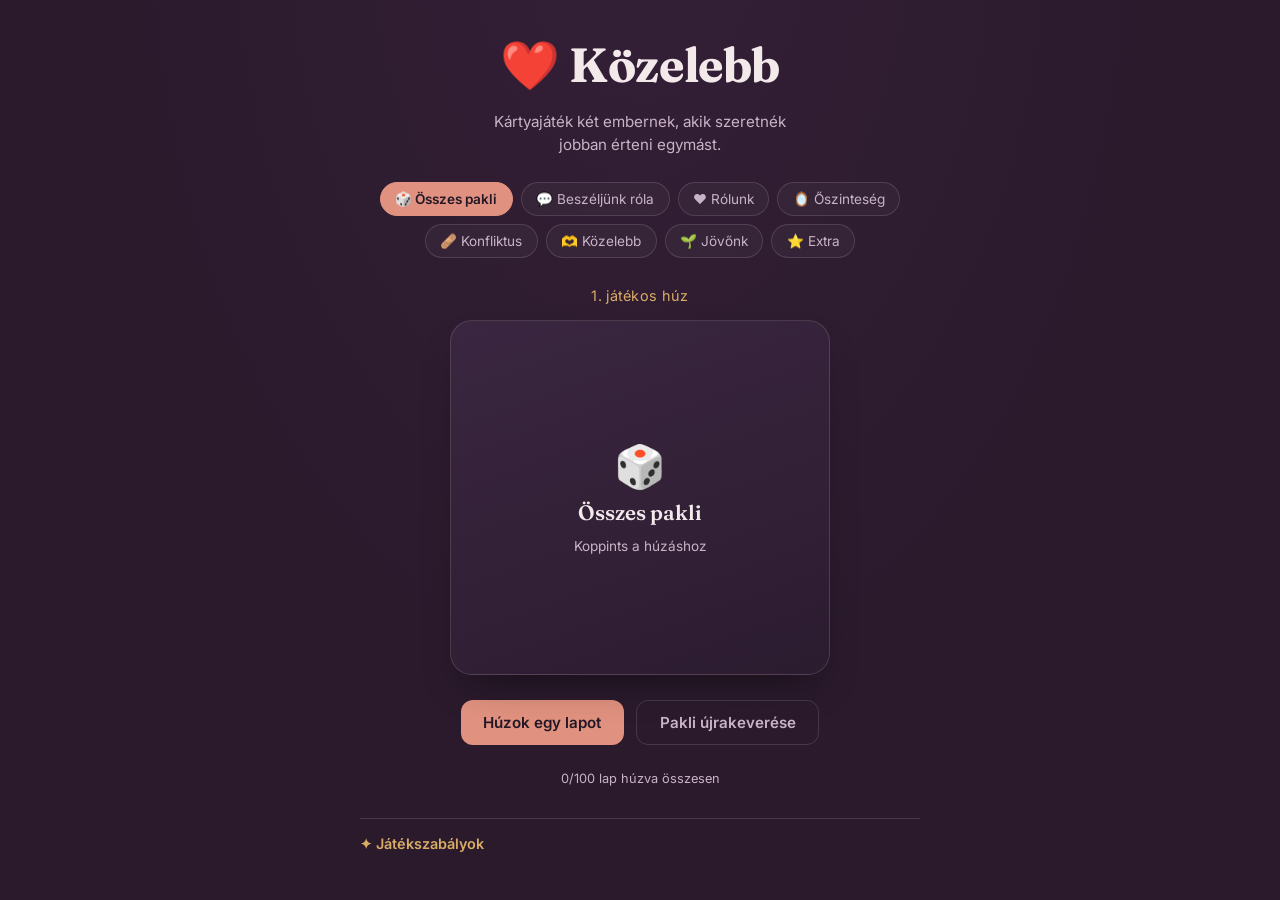
<file: kartyakatek-kapcsolatjavito.html>
<!DOCTYPE html>
<html lang="hu">
<head>
<meta charset="UTF-8">
<meta name="viewport" content="width=device-width, initial-scale=1, viewport-fit=cover">
<title>Közelebb</title>
<link rel="preconnect" href="https://fonts.googleapis.com">
<link href="https://fonts.googleapis.com/css2?family=Fraunces:opsz,wght@9..144,400;9..144,600;9..144,700&family=Inter:wght@400;500;600&display=swap" rel="stylesheet">

<link rel="stylesheet" href="kartya/style.css">
</head>
<body>

<h1>❤️ Közelebb</h1>
<p class="tagline">Kártyajáték két embernek, akik szeretnék jobban érteni egymást.</p>

<div class="decks" id="decks"></div>
<div class="turn" id="turn"></div>

<div class="stage">
  <div class="card" id="card">
    <div class="face front">
      <div class="emoji" id="frontEmoji">💬</div>
      <div class="deckname" id="frontName">Beszéljünk róla</div>
      <div class="hint">Koppints a húzáshoz</div>
    </div>
    <div class="face back">
      <div>
        <div class="cat" id="backCat"></div>
        <div class="qnum" id="backNum">1 / 15</div>
      </div>
      <div class="question" id="backText">Kérdés</div>
      <div class="spacer"></div>
    </div>
  </div>
</div>

<div class="controls">
  <button class="btn btn-primary" id="drawBtn">Húzok egy lapot</button>
  <button class="btn btn-ghost" id="shuffleBtn">Pakli újrakeverése</button>
</div>
<div class="progress" id="progress"></div>

<details>
  <summary>Játékszabályok</summary>
  <div class="rules">
    <p>Az elején mindketten húztok egy induló hangulatkérdést, majd felváltva húztok. Aki húz, elsőként válaszol, utána a másik is válaszol ugyanarra a kérdésre.</p>
    <p>1. Nem kötelező válaszolni — nehéz kérdésnél lehet passzolni.<br>
    2. Nem lehet kinevetni a másik válaszát.<br>
    3. Ha valami rosszul esik, először ezt mondjátok: „Szeretném megérteni, hogy miért érzed ezt.”<br>
    4. Nem az a cél, hogy kiderüljön, kinek van igaza.<br>
    5. A játékot bármikor félbe lehet szakítani.</p>
    <p>A végén húzzatok egy utolsó lapot: „Mi az az egy dolog, amit ettől a beszélgetéstől kezdve szeretnél másképp csinálni?” — és fogalmazzatok meg egy konkrét, közös vállalást.</p>
  </div>
</details>



<script src="kartya/script.js"></script>
</body>
</html>
</file>
<file: kartya/style.css>
:root{
    --bg:#241826; --bg2:#2f1f33; --card:#3a2640; --card-back:#4a2f4f;
    --text:#f3e9ea; --muted:#c9b3c7; --gold:#d9ac66; --rose:#e0917f;
    --line:rgba(243,233,234,.14);
    box-sizing:border-box;
    padding-top:env(safe-area-inset-top,0px);
    padding-bottom:env(safe-area-inset-bottom,0px);
  }
  *{box-sizing:inherit}
  html{scroll-padding-top:env(safe-area-inset-top,0px)}
  html,body{height:100%}
  body{
    margin:0; background:radial-gradient(ellipse at 50% -10%, var(--bg2), var(--bg) 60%);
    color:var(--text); font-family:'Inter',sans-serif; min-height:100%;
    display:flex; flex-direction:column; align-items:center;
    padding:2rem 1.2rem 3rem;
  }
  h1{
    font-family:'Fraunces',serif; font-weight:700; font-size:clamp(2rem,7vw,3rem);
    margin:.2rem 0 .1rem; letter-spacing:-.01em;
  }
  .tagline{color:var(--muted); font-size:.95rem; margin-bottom:1.6rem; text-align:center; max-width:32ch; line-height:1.5}
  .decks{
    display:flex; flex-wrap:wrap; gap:.5rem; justify-content:center; max-width:640px; margin-bottom:1.8rem;
  }
  .deck-btn{
    border:1px solid var(--line); background:rgba(255,255,255,.03); color:var(--muted);
    padding:.5rem .9rem; border-radius:999px; font-size:.85rem; cursor:pointer;
    font-family:'Inter',sans-serif; transition:border-color .15s, color .15s, background .15s;
  }
  .deck-btn:hover{border-color:var(--rose); color:var(--text)}
  .deck-btn.active{background:var(--rose); border-color:var(--rose); color:#241826; font-weight:600}

  .turn{color:var(--gold); font-size:.9rem; margin-bottom:1rem; letter-spacing:.02em}

  .stage{ perspective:1400px; width:min(88vw,380px); aspect-ratio:3/4; margin-bottom:1.6rem; }
  .card{
    position:relative; width:100%; height:100%; transform-style:preserve-3d;
    transition:transform .5s cubic-bezier(.2,.8,.2,1); cursor:pointer;
  }
  .card.flipped{ transform:rotateY(180deg); }
  .face{
    position:absolute; inset:0; backface-visibility:hidden; border-radius:22px;
    display:flex; flex-direction:column; align-items:center; justify-content:center;
    padding:2rem 1.6rem; text-align:center; border:1px solid var(--line);
    box-shadow:0 20px 40px -20px rgba(0,0,0,.6);
  }
  .front{ background:linear-gradient(160deg, var(--card), #2c1c30); }
  .front .emoji{ font-size:2.6rem; margin-bottom:.6rem }
  .front .deckname{ font-family:'Fraunces',serif; font-size:1.3rem; font-weight:600 }
  .front .hint{ color:var(--muted); font-size:.85rem; margin-top:.8rem }
  .back{
    background:linear-gradient(160deg, var(--card-back), #3d2743);
    transform:rotateY(180deg); justify-content:space-between;
  }
  .back .cat{ color:var(--rose); font-size:.8rem; font-weight:600; margin-bottom:.25rem }
  .back .qnum{ color:var(--gold); font-size:.75rem; letter-spacing:.06em }
  .back .question{ font-family:'Fraunces',serif; font-size:clamp(1.15rem,4.6vw,1.4rem); line-height:1.35; font-weight:600 }
  .back .spacer{ height:1px }

  .controls{ display:flex; gap:.8rem; margin-bottom:1.6rem }
  .btn{
    font-family:'Inter',sans-serif; font-weight:600; font-size:.95rem; border:none;
    padding:.75rem 1.4rem; border-radius:12px; cursor:pointer; transition:transform .1s, filter .15s;
  }
  .btn:active{ transform:scale(.97) }
  .btn-primary{ background:var(--rose); color:#241826 }
  .btn-primary:hover{ filter:brightness(1.08) }
  .btn-ghost{ background:transparent; color:var(--muted); border:1px solid var(--line) }
  .btn-ghost:hover{ color:var(--text); border-color:var(--rose) }

  .progress{ color:var(--muted); font-size:.8rem; margin-bottom:2rem }

  details{ width:min(90vw,560px); border-top:1px solid var(--line); padding-top:1rem }
  summary{ cursor:pointer; color:var(--gold); font-size:.9rem; font-weight:600; list-style:none }
  summary::-webkit-details-marker{ display:none }
  summary::before{ content:'✦ '; }
  .rules{ color:var(--muted); font-size:.88rem; line-height:1.65; margin-top:.9rem }
  .rules p{ margin:.5rem 0 }

  @media (prefers-color-scheme: light){
    :root:not([data-theme="dark"]){
      --bg:#2a1a2c; --bg2:#341f37;
    }
  }
</file>
